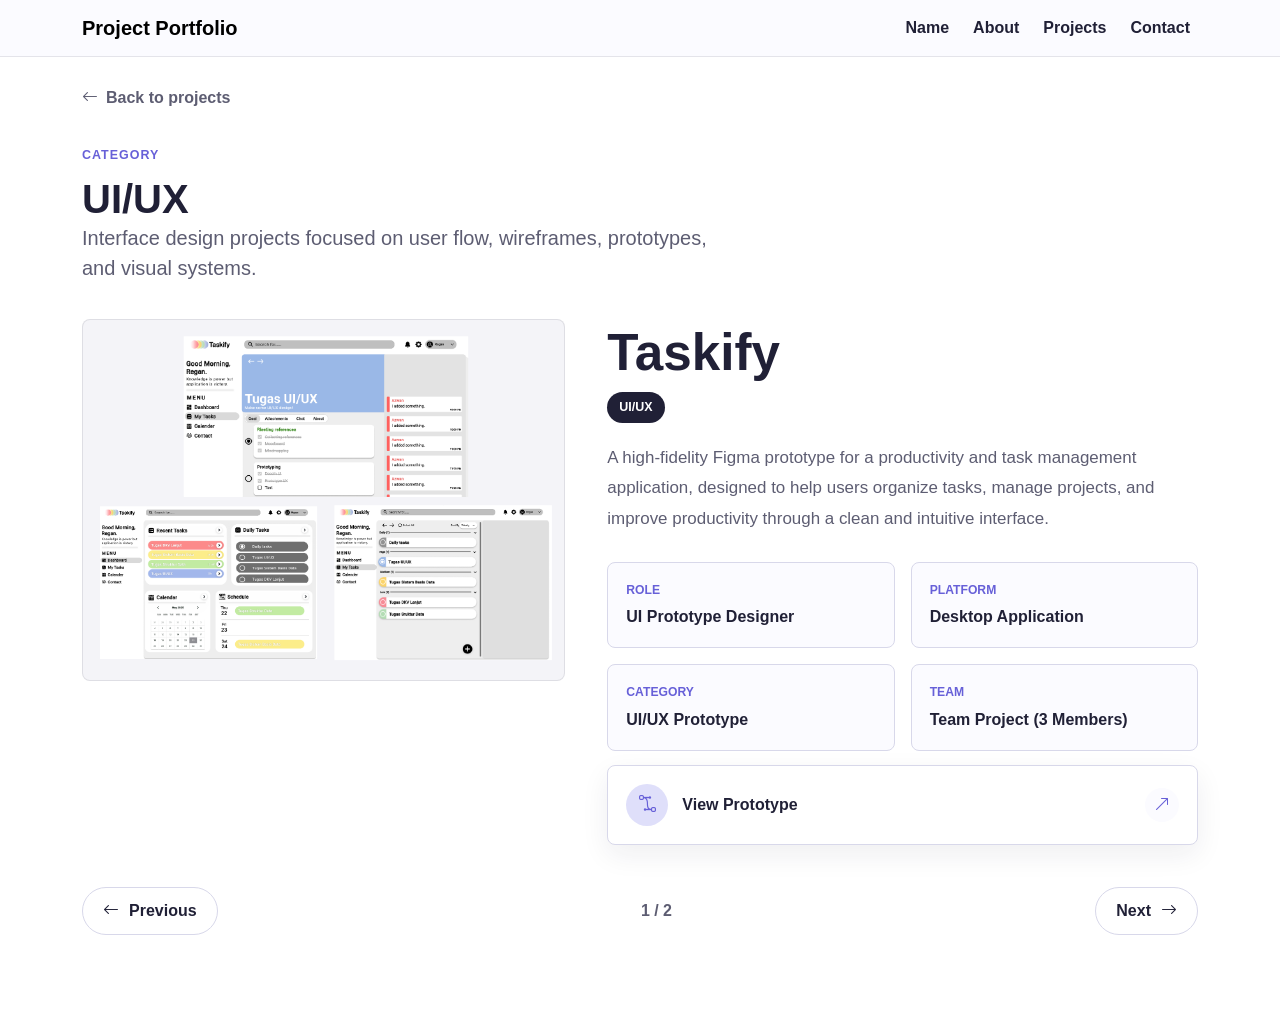
<file: category.html>
<!doctype html>
<html lang="en">
  <head>
    <meta charset="utf-8" />
    <meta name="viewport" content="width=device-width, initial-scale=1" />
    <title>Portfolio Category</title>
    <link
      href="https://cdn.jsdelivr.net/npm/bootstrap@5.3.3/dist/css/bootstrap.min.css"
      rel="stylesheet"
    />
    <link
      href="https://cdn.jsdelivr.net/npm/bootstrap-icons@1.11.3/font/bootstrap-icons.min.css"
      rel="stylesheet"
    />
    <link href="styles.css" rel="stylesheet" />
  </head>
  <body>
    <nav class="navbar navbar-expand-lg fixed-top portfolio-navbar">
      <div class="container">
        <a class="navbar-brand fw-bold" href="index.html#name"
          >Project Portfolio</a
        >
        <button
          class="navbar-toggler"
          type="button"
          data-bs-toggle="collapse"
          data-bs-target="#categoryNavigation"
          aria-controls="categoryNavigation"
          aria-expanded="false"
          aria-label="Toggle navigation"
        >
          <span class="navbar-toggler-icon"></span>
        </button>
        <div class="collapse navbar-collapse" id="categoryNavigation">
          <ul class="navbar-nav ms-auto align-items-lg-center gap-lg-2">
            <li class="nav-item">
              <a class="nav-link" href="index.html#name">Name</a>
            </li>
            <li class="nav-item">
              <a class="nav-link" href="index.html#about">About</a>
            </li>
            <li class="nav-item">
              <a class="nav-link" href="index.html#projects">Projects</a>
            </li>
            <li class="nav-item">
              <a class="nav-link" href="index.html#contact">Contact</a>
            </li>
          </ul>
        </div>
      </div>
    </nav>

    <main class="category-page">
      <section class="section-pad">
        <div class="container">
          <a class="back-link" href="index.html#projects"
            ><i class="bi bi-arrow-left"></i> Back to projects</a
          >
          <div class="section-heading category-heading">
            <p class="eyebrow">Category</p>
            <h1 id="categoryTitle">Portfolio Category</h1>
            <p id="categoryDescription" class="lead intro-copy mb-0"></p>
          </div>

          <div
            id="categoryShowcase"
            class="category-showcase"
            aria-live="polite"
          >
            <div class="showcase-visual">
              <div id="projectImageFrame" class="showcase-image-frame"></div>
            </div>

            <article class="showcase-details">
              <div class="showcase-copy">
                <h2 id="projectTitle"></h2>
                <span id="projectCategory" class="category-pill"></span>
                <p id="projectDescription" class="project-description"></p>
              </div>

              <dl id="projectMeta" class="project-meta"></dl>

              <div id="projectLinksWrap" class="project-links-wrap">
                <div id="projectLinks" class="project-links"></div>
              </div>
            </article>
          </div>

          <div class="carousel-controls" aria-label="Project carousel controls">
            <button id="previousProject" class="carousel-btn" type="button">
              <i class="bi bi-arrow-left" aria-hidden="true"></i>
              <span>Previous</span>
            </button>
            <span id="projectCounter" class="project-counter"></span>
            <button id="nextProject" class="carousel-btn" type="button">
              <span>Next</span>
              <i class="bi bi-arrow-right" aria-hidden="true"></i>
            </button>
          </div>
        </div>
      </section>
    </main>

    <script src="https://cdn.jsdelivr.net/npm/bootstrap@5.3.3/dist/js/bootstrap.bundle.min.js"></script>
    <script src="script.js"></script>
  </body>
</html>
</file>
<file: styles.css>
:root {
  --ink: #202036;
  --muted: #5d5d72;
  --line: #d8d8ea;
  --lavender: #dfdffa;
  --lavender-deep: #b7b3f2;
  --paper: #fbfbff;
  --mint: #d8f3e8;
  --peach: #ffe0d1;
  --sky: #d7edf8;
}

* {
  box-sizing: border-box;
}

html {
  scroll-behavior: smooth;
  scroll-padding-top: 88px;
}

body {
  margin: 0;
  color: var(--ink);
  background: var(--paper);
  font-family: Arial, Helvetica, sans-serif;
}

a {
  color: inherit;
}

.portfolio-navbar {
  background: rgba(251, 251, 255, 0.94);
  border-bottom: 1px solid rgba(32, 32, 54, 0.1);
  backdrop-filter: blur(16px);
}

.navbar-brand {
  letter-spacing: 0;
}

.nav-link {
  color: var(--ink);
  font-weight: 600;
}

.nav-link:hover,
.nav-link.active {
  color: #6760d8;
}

.section-pad {
  padding: 100px 0;
}

.name-section {
  min-height: 92vh;
  display: flex;
  align-items: center;
  border-bottom: 1px solid rgba(32, 32, 54, 0.08);
  background: var(--paper);
}

.eyebrow {
  margin: 0 0 10px;
  color: #6760d8;
  font-size: 0.78rem;
  font-weight: 800;
  letter-spacing: 0.08em;
  text-transform: uppercase;
}

.intro-copy {
  max-width: 660px;
  color: var(--muted);
}

.hero-statement {
  max-width: 760px;
  margin: 22px 0 16px;
  color: var(--ink);
  font-size: clamp(1.3rem, 2.2vw, 2.2rem);
  font-weight: 800;
  line-height: 1.08;
}

.btn {
  border-radius: 999px;
  font-weight: 700;
}

.profile-panel {
  position: relative;
  aspect-ratio: 4 / 4;
  border: 1px solid rgba(32, 32, 54, 0.1);
  border-radius: 8px;
  background: #ffffff;
  overflow: hidden;
}

.profile-photo {
  width: 100%;
  height: 100%;
}

.profile-photo img {
  width: 100%;
  height: 100%;
  display: block;
  object-fit: cover;
}

.section-heading {
  margin-top: 36px;
  margin-bottom: 36px;
}

.section-heading h1,
.section-heading h2 {
  margin: 0;
  font-weight: 800;
}

.about-section {
  background: #ffffff;
}

.about-profile {
  max-width: 1120px;
  margin: 0 auto;
}

.about-heading {
  margin-top: 0;
  margin-bottom: 28px;
}

.about-heading h2 {
  font-size: 2.5rem;
}

.about-copy {
  max-width: 660px;
  color: var(--muted);
  font-size: 1.08rem;
  line-height: 1.85;
}

.about-copy p:last-child {
  margin-bottom: 0;
}

.info-block {
  padding: 28px;
  border: 1px solid var(--line);
  border-radius: 8px;
  background: var(--paper);
}

.info-block h3 {
  margin-bottom: 12px;
  font-size: 1.15rem;
  font-weight: 800;
}

.info-block p {
  color: var(--muted);
}

.profile-details {
  padding: 8px 0 0;
}

.profile-details h3,
.education-block h3 {
  margin-bottom: 14px;
  font-size: 1.05rem;
  font-weight: 800;
}

.skills-grid {
  display: grid;
  grid-template-columns: repeat(2, minmax(0, 1fr));
  gap: 12px;
}

.skills-grid span {
  display: flex;
  align-items: center;
  gap: 10px;
  min-height: 46px;
  padding: 10px 12px;
  border: 1px solid var(--line);
  border-radius: 999px;
  background: #ffffff;
  color: var(--ink);
  font-weight: 700;
}

.skills-grid i {
  font-size: 1.35rem;
}

.education-block {
  margin-top: 32px;
  padding-top: 28px;
  border-top: 1px solid var(--line);
}

.education-block p {
  color: var(--muted);
}

.projects-section {
  background: var(--paper);
}

.featured-grid {
  display: grid;
  grid-template-columns: repeat(3, minmax(0, 1fr));
  gap: 24px;
  align-items: stretch;
}

.featured-project {
  display: grid;
  grid-template-rows: auto 1fr;
  background: #ffffff;
  border: 1px solid rgba(32, 32, 54, 0.1);
  border-radius: 16px;
  color: var(--ink);
  overflow: hidden;
  text-decoration: none;
  transition:
    transform 0.25s ease,
    border-color 0.25s ease;
}

.featured-project:hover {
  transform: translateY(-4px);
  border-color: var(--lavender-deep);
}

.featured-media {
  margin: 0;
  aspect-ratio: 16 / 9;
  overflow: hidden;
}

.featured-copy {
  display: flex;
  flex-direction: column;
  padding: 24px;
}

.featured-copy h3 {
  margin: 0 0 12px;
  font-size: clamp(1.35rem, 2vw, 1.9rem);
  font-weight: 800;
  line-height: 1.06;
}

.featured-copy p {
  margin: 4px 0 22px;
  color: var(--muted);
  line-height: 1.75;
}

.featured-meta {
  display: grid;
  grid-template-columns: 1fr;
  gap: 14px;
  margin: auto 0 0;
}

.featured-meta div {
  padding-top: 14px;
  border-top: 1px solid var(--line);
}

.featured-meta dt {
  margin-bottom: 5px;
  color: #6760d8;
  font-size: 0.74rem;
  font-weight: 800;
  text-transform: uppercase;
}

.featured-meta dd {
  margin: 0;
  color: var(--ink);
  font-weight: 700;
  line-height: 1.45;
}

.category-pill {
  display: inline-flex;
  margin-bottom: 14px;
  padding: 6px 12px;
  border-radius: 999px;
  background: var(--ink);
  color: #ffffff;
  font-size: 0.78rem;
  font-weight: 700;
  transition:
    transform 0.25s ease,
    background 0.25s ease;
}

.project-library {
  margin-top: 106px;
}

.library-heading {
  max-width: 720px;
  margin-bottom: 32px;
}

.library-heading h2 {
  margin: 0;
  font-weight: 800;
}

.category-grid {
  display: grid;
  grid-template-columns: repeat(5, minmax(0, 1fr));
  gap: 24px;
}

.category-tile {
  overflow: hidden;
  display: flex;
  flex-direction: column;
  border: 1px solid var(--line);
  border-radius: 8px;
  background: #ffffff;
  text-decoration: none;
  color: var(--ink);
  transition:
    transform 0.25s ease,
    border-color 0.25s ease;
}

.category-tile:hover {
  transform: translateY(-6px);
  border-color: var(--lavender-deep);
}

.category-tile:hover .category-image {
  transform: scale(1.03);
}

.category-overlay {
  display: flex;
  flex-direction: column;
  flex: 1;
  padding: 20px;
}

.category-overlay h3 {
  margin: 0 0 10px;
  font-size: 1.1rem;
  font-weight: 800;
}

.category-overlay p {
  margin: 0;

  color: var(--muted);

  line-height: 1.6;

  flex-grow: 1;
}

.category-overlay span {
  display: inline-flex;
  align-items: center;
  gap: 10px;
  width: fit-content;
  margin-top: 22px;
  color: #6760d8;
  font-weight: 700;
  transition: gap 0.2s ease;
}

.category-overlay span i {
  font-size: 0.85rem;
}

.category-tile:hover span {
  gap: 14px;
}

.footer-section {
  padding: 68px 0;
  background: var(--ink);
  color: #ffffff;
}

.footer-section .eyebrow {
  color: var(--lavender-deep);
}

.footer-section p {
  color: rgba(255, 255, 255, 0.7);
}

.social-links {
  display: flex;
  flex-wrap: wrap;
  gap: 14px;
}

.social-links a {
  width: 48px;
  height: 48px;
  display: inline-grid;
  place-items: center;
  border: 1px solid rgba(255, 255, 255, 0.22);
  border-radius: 50%;
  color: #ffffff;
  font-size: 1.25rem;
  text-decoration: none;
  transition:
    background-color 180ms ease,
    transform 180ms ease;
}

.social-links a:hover {
  background: rgba(255, 255, 255, 0.1);
  transform: translateY(-2px);
}

.category-page {
  min-height: 100vh;
  background: #ffffff;
}

.back-link {
  display: inline-flex;
  align-items: center;
  gap: 8px;
  color: var(--muted);
  font-weight: 700;
  text-decoration: none;
}

.back-link:hover {
  color: #6760d8;
}

.category-heading {
  max-width: 760px;
}

.category-page .section-pad {
  padding: 86px 0 86px;
}

.category-showcase {
  display: grid;
  grid-template-columns: minmax(0, 0.45fr) minmax(0, 0.55fr);
  gap: 42px;
  align-items: start;
  margin-top: 18px;
  transition:
    opacity 0.22s ease,
    transform 0.22s ease;
}

.category-showcase.is-switching {
  opacity: 0;
  transform: translateX(10px);
}

.showcase-visual,
.showcase-details {
  min-width: 0;
}

.showcase-image-frame {
  aspect-ratio: 4 / 3;
  height: auto;
  overflow: hidden;
  border: 1px solid rgba(32, 32, 54, 0.1);
  border-radius: 8px;
  background: #f4f4f8;
}

.showcase-image-frame img,
.project-visual-fallback {
  width: 100%;
  height: 100%;
}

.showcase-image-frame img {
  display: block;
  object-fit: cover;
}

.project-visual-fallback {
  height: 100%;
}

.showcase-details {
  display: flex;
  flex-direction: column;
  justify-content: space-between;
  gap: 28px;
  padding: 8px 0;
}

.showcase-copy h2 {
  margin: 0 0 14px;
  font-size: clamp(2.25rem, 4vw, 4.5rem);
  font-weight: 800;
  line-height: 1;
}

.showcase-copy .category-pill {
  margin-bottom: 20px;
}

.project-description {
  max-width: 720px;
  margin: 0;
  color: var(--muted);
  font-size: 1.06rem;
  line-height: 1.8;
}

.project-meta {
  display: grid;
  grid-template-columns: repeat(2, minmax(0, 1fr));
  gap: 16px;
  margin: 0;
}

.project-meta div {
  padding: 18px;
  border: 1px solid var(--line);
  border-radius: 8px;
  background: var(--paper);
}

.project-meta dt {
  margin-bottom: 6px;
  color: #6760d8;
  font-size: 0.76rem;
  font-weight: 800;
  text-transform: uppercase;
}

.project-meta dd {
  margin: 0;
  color: var(--ink);
  font-weight: 700;
  line-height: 1.5;
}

.project-links-wrap {
  margin-top: -14px;
}

.project-links-label {
  margin: 0;
  color: var(--muted);
  font-size: 0.82rem;
  font-weight: 800;
  text-transform: uppercase;
}

.project-links {
  display: grid;
  gap: 0;
}

.project-action-card,
.carousel-btn {
  display: inline-flex;
  align-items: center;
  justify-content: center;
  border: 1px solid var(--line);
  background: #ffffff;
  color: var(--ink);
  text-decoration: none;
  transition:
    transform 0.2s ease,
    border-color 0.2s ease,
    background 0.2s ease;
}

.project-action-card {
  min-height: 78px;
  align-items: center;
  justify-content: flex-start;
  gap: 14px;
  padding: 18px;
  border-radius: 8px;
  box-shadow: 0 10px 28px rgba(32, 32, 54, 0.07);
  cursor: pointer;
}

.project-action-card:hover,
.carousel-btn:hover {
  border-color: var(--lavender-deep);
  background: #f2f2ff;
  box-shadow: 0 14px 34px rgba(32, 32, 54, 0.1);
  transform: translateY(-2px);
}

.action-icon {
  flex: 0 0 auto;
  width: 42px;
  height: 42px;
  display: grid;
  place-items: center;
  border-radius: 50%;
  background: var(--lavender);
  color: #6760d8;
  font-size: 1.2rem;
}

.action-title {
  flex: 1;
  color: var(--ink);
  font-size: 1rem;
  font-weight: 800;
}

.action-open {
  flex: 0 0 auto;
  display: grid;
  place-items: center;
  width: 34px;
  height: 34px;
  border-radius: 50%;
  background: var(--paper);
  color: #6760d8;
  font-weight: 700;
}

.carousel-controls {
  display: flex;
  align-items: center;
  justify-content: space-between;
  gap: 16px;
  margin-top: 34px;
}

.carousel-btn {
  min-height: 48px;
  gap: 10px;
  padding: 0 20px;
  border-radius: 999px;
  font-weight: 800;
}

.project-counter {
  color: var(--muted);
  font-weight: 800;
}

@media (max-width: 991.98px) {
  .section-pad {
    padding: 92px 0;
  }

  .name-section {
    min-height: auto;
    padding-top: 128px;
    padding-bottom: 76px;
  }

  .profile-panel {
    max-width: 520px;
  }

  .featured-grid {
    grid-template-columns: repeat(2, minmax(0, 1fr));
  }

  .category-grid {
    grid-template-columns: repeat(2, minmax(0, 1fr));
  }

  .category-page .section-pad {
    padding: 112px 0 76px;
  }

  .category-showcase {
    grid-template-columns: 1fr;
    gap: 30px;
  }

  .showcase-details {
    padding: 0;
  }

  .project-links-wrap {
    margin-top: -14px;
  }
  .footer-section .row {
    text-align: center;
  }
  .social-links {
    justify-content: center;
  }
}

@media (max-width: 767.98px) {
  .featured-grid {
    grid-template-columns: 1fr;
    max-width: 340px;
    margin-inline: auto;
  }

  .featured-project {
    width: 100%;
  }

  .category-grid {
    grid-template-columns: 1fr;
    justify-items: center;
  }

  .category-tile {
    width: min(100%, 340px);
  }

  .library-heading,
  .featured-copy,
  .featured-meta,
  .category-overlay {
    text-align: center;
  }

  .featured-copy .category-pill,
  .category-overlay span {
    align-self: center;
  }

  .name-section .row,
  .about-profile {
    text-align: center;
  }

  .name-section .d-flex {
    justify-content: center;
  }

  .profile-panel,
  .about-copy,
  .skills-grid,
  .education-block {
    margin-inline: auto;
  }

  .about-heading h2 {
    margin-inline: auto;
  }
}

@media (max-width: 575.98px) {
  .display-3 {
    font-size: 2.65rem;
  }

  .skills-grid {
    grid-template-columns: 1fr;
  }

  .featured-meta,
  .project-meta {
    grid-template-columns: 1fr;
  }

  .category-page .section-pad {
    padding: 104px 0 62px;
  }

  .category-showcase {
    gap: 24px;
  }

  .showcase-image-frame {
    aspect-ratio: 16 / 9;
  }

  .project-visual-fallback {
    padding: 24px;
  }

  .project-action-card {
    min-height: 72px;
    padding: 16px;
  }

  .carousel-controls {
    display: grid;
    grid-template-columns: 1fr 1fr;
    align-items: stretch;
  }

  .project-counter {
    grid-column: 1 / -1;
    text-align: center;
  }

  .carousel-btn {
    width: 100%;
    padding: 0 14px;
  }
}

.skills-grid span {
  transition:
    transform 0.2s ease,
    border-color 0.2s ease,
    box-shadow 0.2s ease;
}

.skills-grid span:hover {
  transform: translateY(-2px);
  border-color: var(--lavender-deep);
  box-shadow: 0 8px 18px rgba(32, 32, 54, 0.08);
}

.featured-media img {
  width: 100%;
  height: 100%;
  object-fit: cover;
  display: block;
}

.category-image {
  margin: 0;
  aspect-ratio: 4 / 3;
  overflow: hidden;
}

.category-image img {
  width: 100%;
  height: 100%;
  display: block;
  object-fit: cover;
}

.download-cv-btn:hover {
  transform: translateY(-2px);
  box-shadow: 0 8px 24px rgba(0, 0, 0, 0.08);
}

html,
body {
  overflow-x: hidden;
}
</file>
